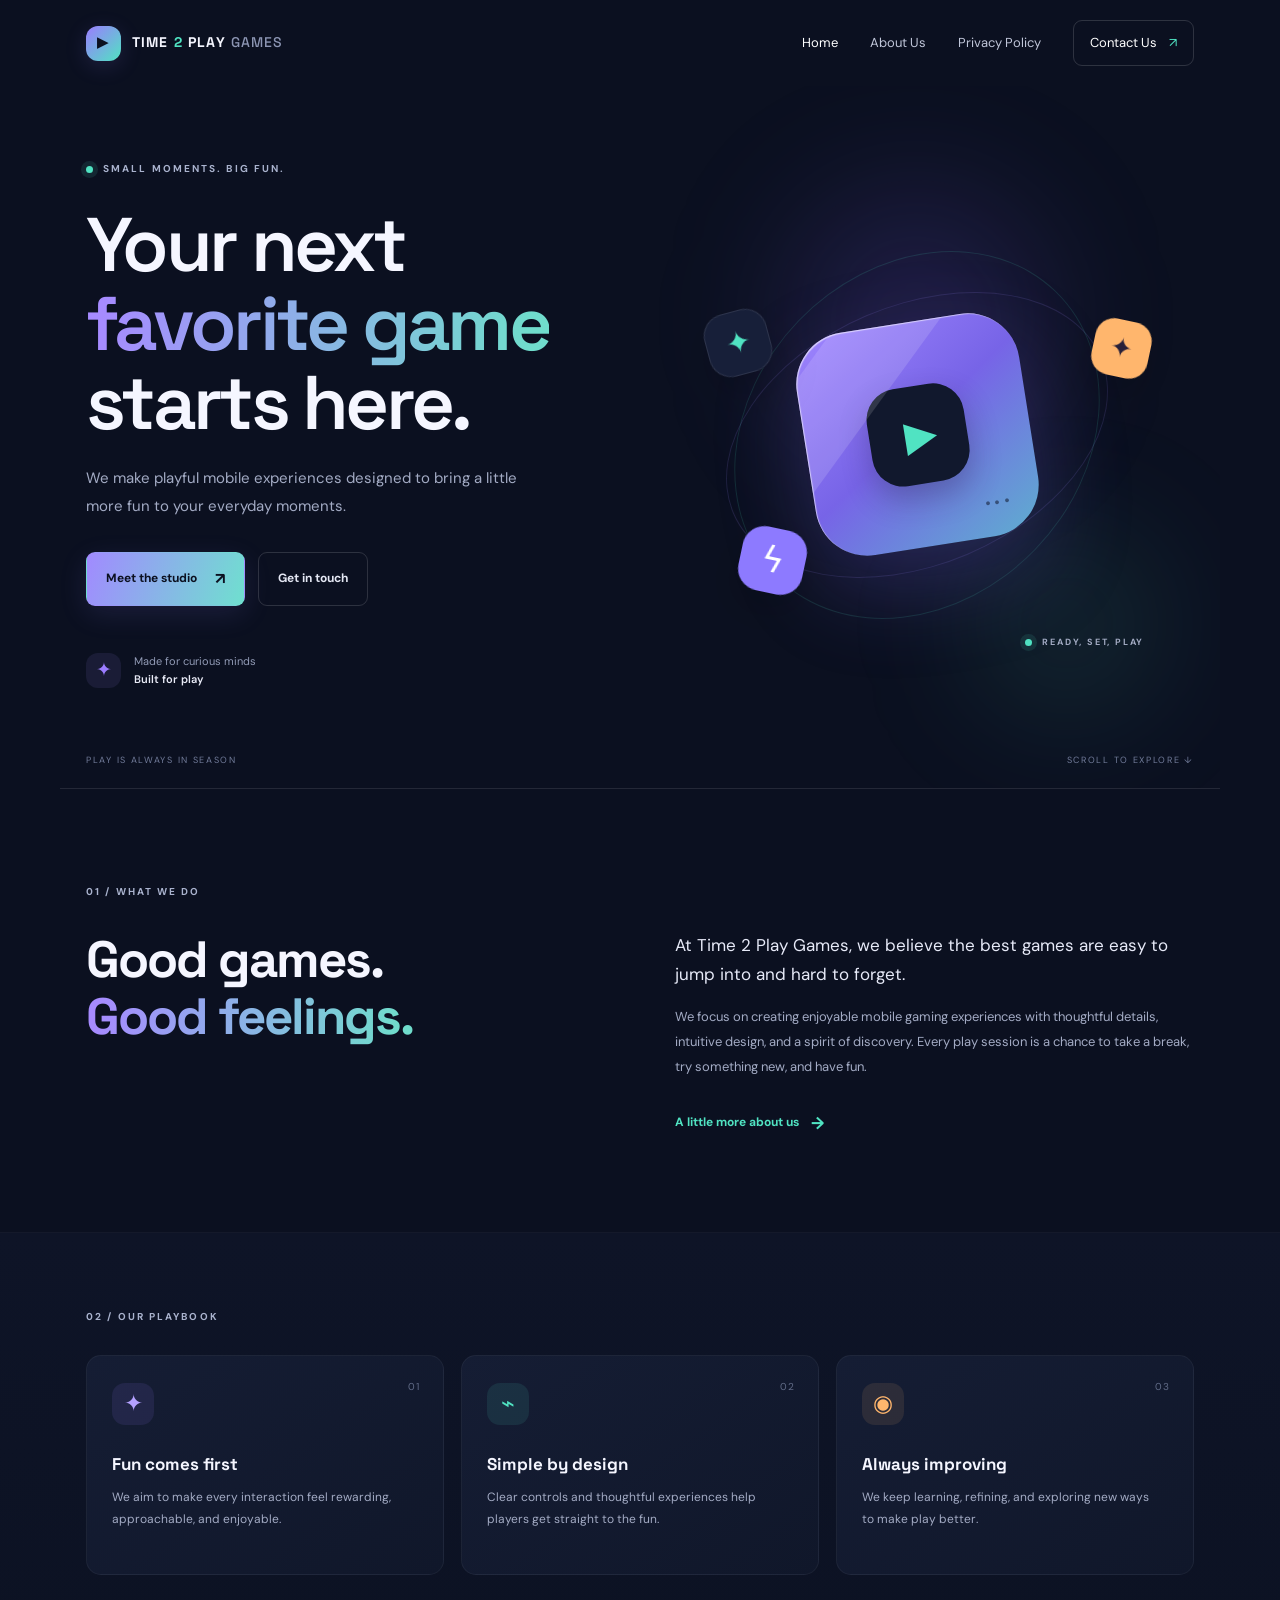
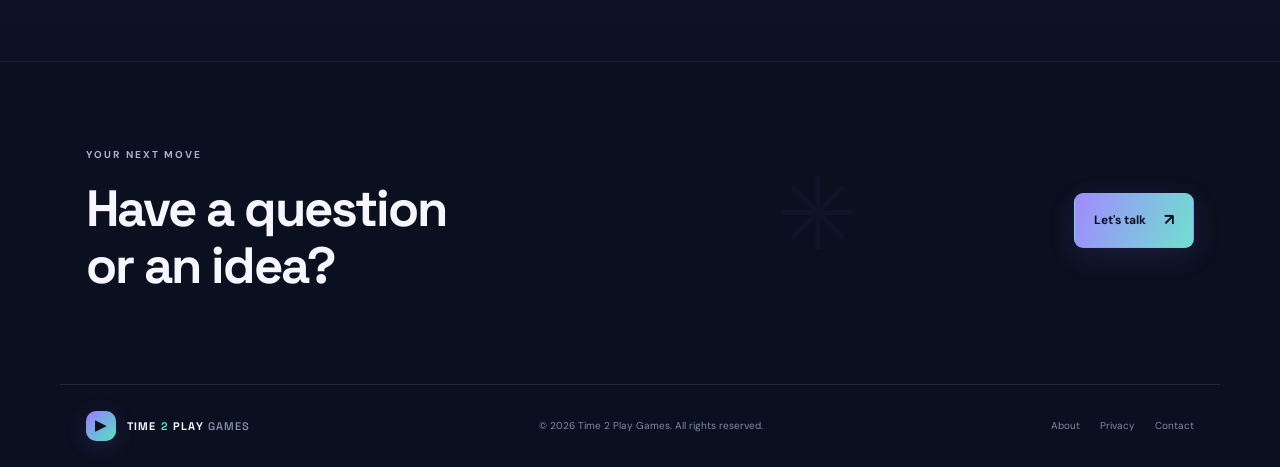
<file: index.html>
<!doctype html>
<html lang="en">
<head>
  <meta charset="utf-8">
  <meta name="viewport" content="width=device-width, initial-scale=1">
  <meta name="theme-color" content="#0b1020">
  <meta name="description" content="Time 2 Play Games creates fun, accessible mobile gaming experiences. Discover our games and learn more about our studio.">
  <title>Time 2 Play Games — Play Your Moment</title>
  <link rel="stylesheet" href="/assets/styles.css">
  <link rel="icon" href="/assets/favicon.svg" type="image/svg+xml">
</head>
<body>
  <header class="site-header">
    <a class="brand" href="/" aria-label="Time 2 Play Games home"><span class="brand-mark">▶</span><span>TIME <b>2</b> PLAY <em>GAMES</em></span></a>
    <button class="menu-toggle" aria-label="Toggle navigation" aria-expanded="false"><span></span><span></span><span></span></button>
    <nav class="nav" aria-label="Main navigation">
      <a class="active" href="/">Home</a><a href="/about">About Us</a><a href="/privacypolicy">Privacy Policy</a><a class="nav-contact" href="/contact">Contact Us <span>↗</span></a>
    </nav>
  </header>
  <main>
    <section class="hero">
      <div class="hero-glow glow-one"></div><div class="hero-glow glow-two"></div>
      <div class="hero-content">
        <div class="eyebrow"><span class="pulse"></span> SMALL MOMENTS. BIG FUN.</div>
        <h1>Your next<br><span>favorite game</span><br>starts here.</h1>
        <p>We make playful mobile experiences designed to bring a little more fun to your everyday moments.</p>
        <div class="hero-actions"><a class="button button-primary" href="/about">Meet the studio <span>↗</span></a><a class="button button-ghost" href="/contact">Get in touch</a></div>
        <div class="hero-note"><span class="note-icon">✦</span><span>Made for curious minds<br><b>Built for play</b></span></div>
      </div>
      <div class="hero-art" aria-label="Abstract colorful game-inspired illustration">
        <div class="orbit orbit-a"></div><div class="orbit orbit-b"></div>
        <div class="float-card card-back">✦</div>
        <div class="game-tile"><div class="tile-shine"></div><div class="tile-symbol">▶</div><div class="tile-dots">•••</div></div>
        <div class="float-card card-star">✦</div><div class="float-card card-bolt">ϟ</div>
        <div class="art-caption"><span class="caption-dot"></span> READY, SET, PLAY</div>
      </div>
      <div class="hero-bottom"><span>PLAY IS ALWAYS IN SEASON</span><span>SCROLL TO EXPLORE ↓</span></div>
    </section>
    <section class="intro section-wrap">
      <div class="section-kicker">01 / WHAT WE DO</div>
      <div class="intro-grid"><h2>Good games.<br><span>Good feelings.</span></h2><div><p class="lead">At Time 2 Play Games, we believe the best games are easy to jump into and hard to forget.</p><p>We focus on creating enjoyable mobile gaming experiences with thoughtful details, intuitive design, and a spirit of discovery. Every play session is a chance to take a break, try something new, and have fun.</p><a class="text-link" href="/about">A little more about us <span>→</span></a></div></div>
    </section>
    <section class="values">
      <div class="section-wrap"><div class="section-kicker">02 / OUR PLAYBOOK</div><div class="value-grid">
        <article class="value-card"><div class="value-icon violet">✦</div><h3>Fun comes first</h3><p>We aim to make every interaction feel rewarding, approachable, and enjoyable.</p><span class="card-number">01</span></article>
        <article class="value-card"><div class="value-icon mint">⌁</div><h3>Simple by design</h3><p>Clear controls and thoughtful experiences help players get straight to the fun.</p><span class="card-number">02</span></article>
        <article class="value-card"><div class="value-icon orange">◉</div><h3>Always improving</h3><p>We keep learning, refining, and exploring new ways to make play better.</p><span class="card-number">03</span></article>
      </div></div>
    </section>
    <section class="cta section-wrap"><div><div class="section-kicker">YOUR NEXT MOVE</div><h2>Have a question<br>or an idea?</h2></div><a class="button button-primary" href="/contact">Let's talk <span>↗</span></a><div class="cta-orb">✳</div></section>
  </main>
  <footer class="footer"><a class="brand" href="/"><span class="brand-mark">▶</span><span>TIME <b>2</b> PLAY <em>GAMES</em></span></a><span class="copyright">© <span data-year></span> Time 2 Play Games. All rights reserved.</span><div class="footer-links"><a href="/about">About</a><a href="/privacypolicy">Privacy</a><a href="/contact">Contact</a></div></footer>
  <script src="/assets/script.js"></script>
</body></html>
</file>
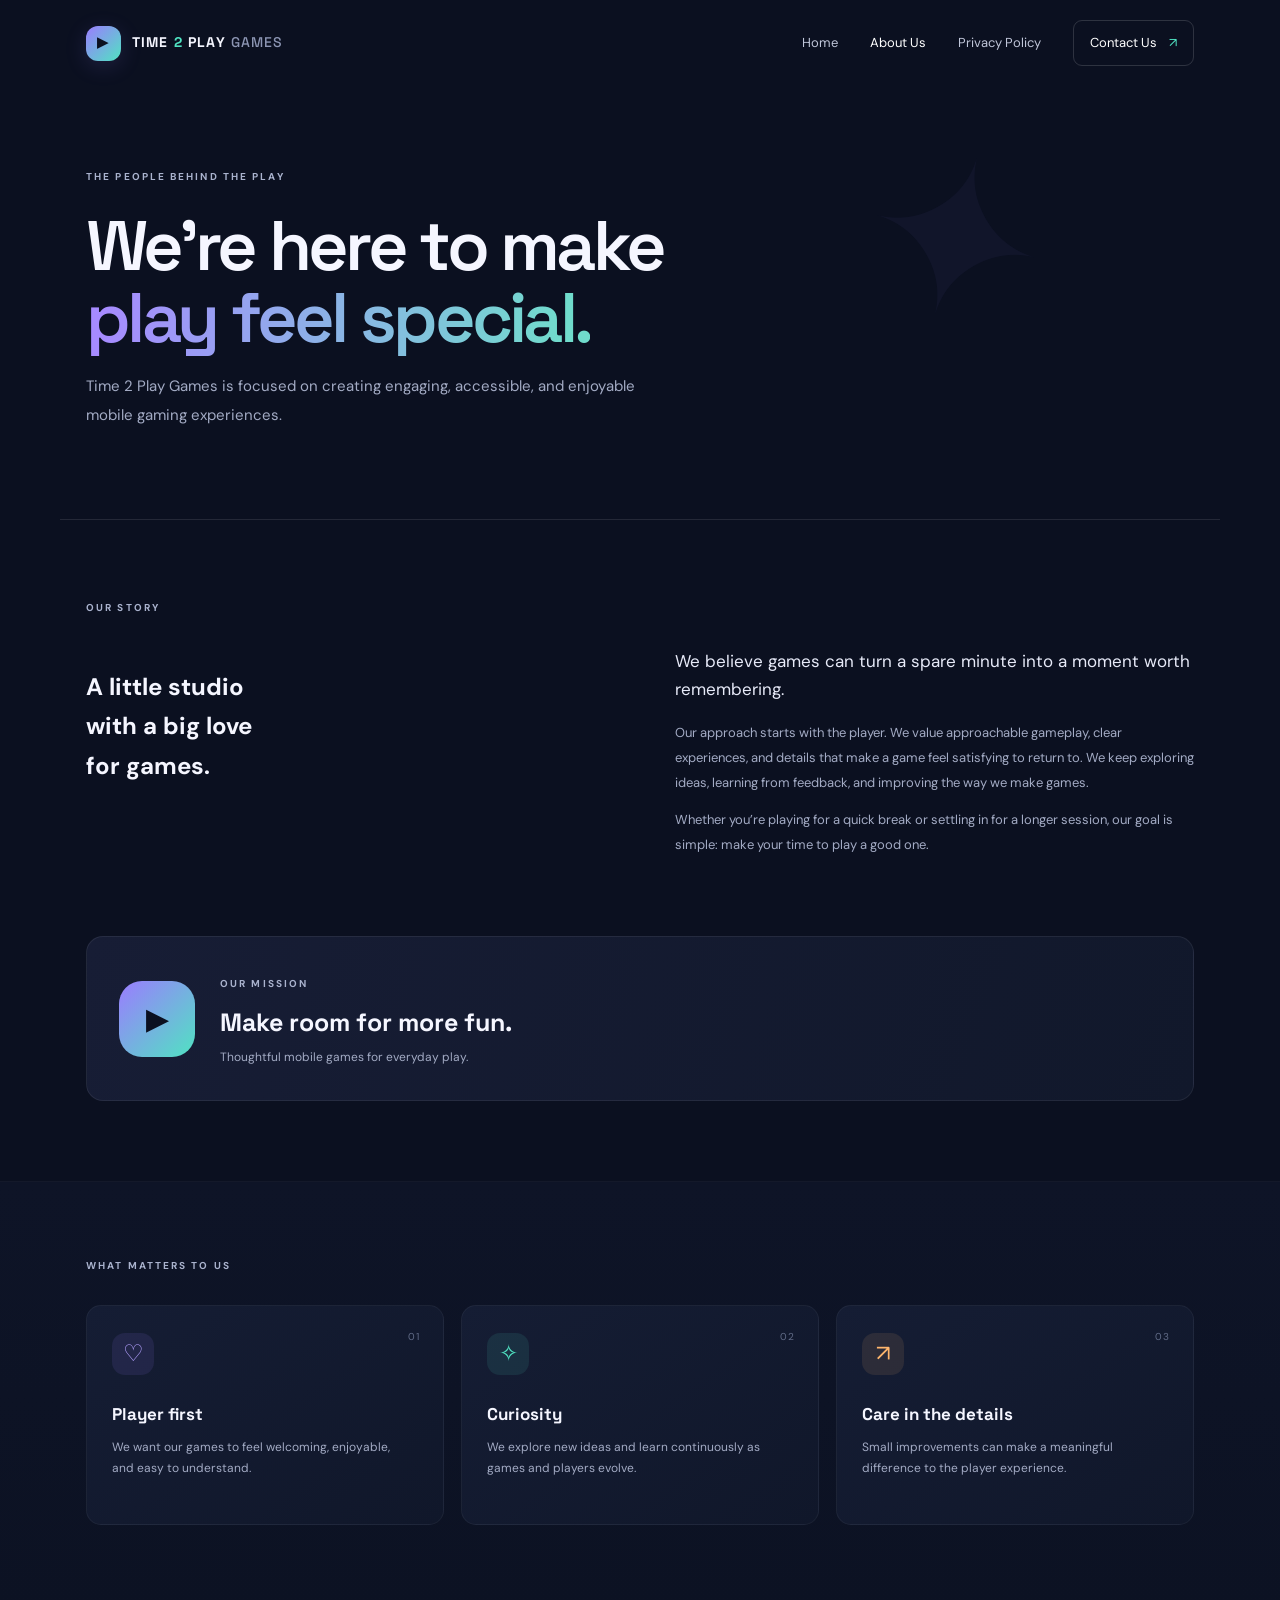
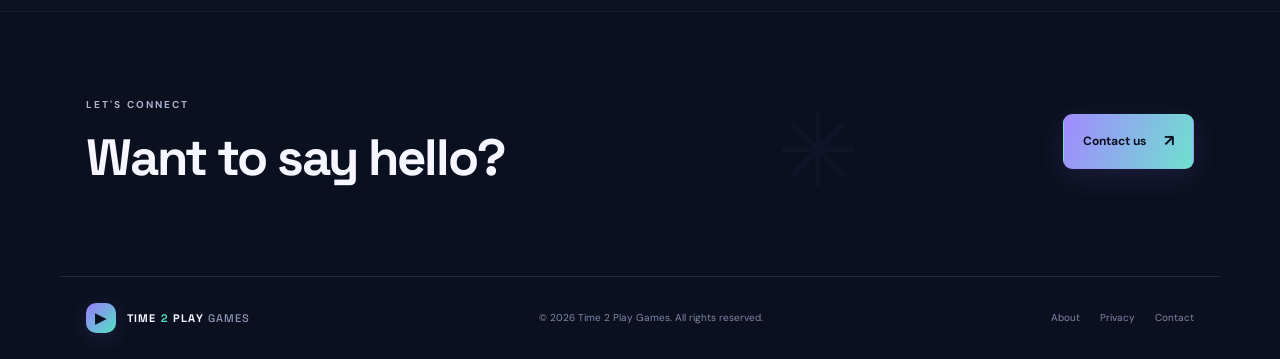
<file: about.html>
<!doctype html>
<html lang="en"><head><meta charset="utf-8"><meta name="viewport" content="width=device-width, initial-scale=1"><meta name="theme-color" content="#0b1020"><meta name="description" content="Learn about Time 2 Play Games and our approach to mobile gaming."><title>About Us — Time 2 Play Games</title><link rel="stylesheet" href="/assets/styles.css"><link rel="icon" href="/assets/favicon.svg" type="image/svg+xml"></head>
<body><header class="site-header"><a class="brand" href="/"><span class="brand-mark">▶</span><span>TIME <b>2</b> PLAY <em>GAMES</em></span></a><button class="menu-toggle" aria-label="Toggle navigation" aria-expanded="false"><span></span><span></span><span></span></button><nav class="nav" aria-label="Main navigation"><a href="/">Home</a><a class="active" href="/about">About Us</a><a href="/privacypolicy">Privacy Policy</a><a class="nav-contact" href="/contact">Contact Us <span>↗</span></a></nav></header>
<main><section class="page-hero"><div class="page-hero-shape">✦</div><div class="section-kicker">THE PEOPLE BEHIND THE PLAY</div><h1>We’re here to make<br><span>play feel special.</span></h1><p>Time 2 Play Games is focused on creating engaging, accessible, and enjoyable mobile gaming experiences.</p></section>
<section class="section-wrap about-content"><div class="section-kicker">OUR STORY</div><div class="intro-grid"><h2>A little studio<br><span>with a big love<br>for games.</span></h2><div><p class="lead">We believe games can turn a spare minute into a moment worth remembering.</p><p>Our approach starts with the player. We value approachable gameplay, clear experiences, and details that make a game feel satisfying to return to. We keep exploring ideas, learning from feedback, and improving the way we make games.</p><p>Whether you’re playing for a quick break or settling in for a longer session, our goal is simple: make your time to play a good one.</p></div></div><div class="about-banner"><span class="banner-symbol">▶</span><div><span class="section-kicker">OUR MISSION</span><h3>Make room for more fun.</h3><p>Thoughtful mobile games for everyday play.</p></div></div></section>
<section class="values"><div class="section-wrap"><div class="section-kicker">WHAT MATTERS TO US</div><div class="value-grid"><article class="value-card"><div class="value-icon violet">♡</div><h3>Player first</h3><p>We want our games to feel welcoming, enjoyable, and easy to understand.</p><span class="card-number">01</span></article><article class="value-card"><div class="value-icon mint">✧</div><h3>Curiosity</h3><p>We explore new ideas and learn continuously as games and players evolve.</p><span class="card-number">02</span></article><article class="value-card"><div class="value-icon orange">↗</div><h3>Care in the details</h3><p>Small improvements can make a meaningful difference to the player experience.</p><span class="card-number">03</span></article></div></div></section>
<section class="cta section-wrap"><div><div class="section-kicker">LET'S CONNECT</div><h2>Want to say hello?</h2></div><a class="button button-primary" href="/contact">Contact us <span>↗</span></a><div class="cta-orb">✳</div></section></main>
<footer class="footer"><a class="brand" href="/"><span class="brand-mark">▶</span><span>TIME <b>2</b> PLAY <em>GAMES</em></span></a><span class="copyright">© <span data-year></span> Time 2 Play Games. All rights reserved.</span><div class="footer-links"><a href="/about">About</a><a href="/privacypolicy">Privacy</a><a href="/contact">Contact</a></div></footer><script src="/assets/script.js"></script></body></html>
</file>
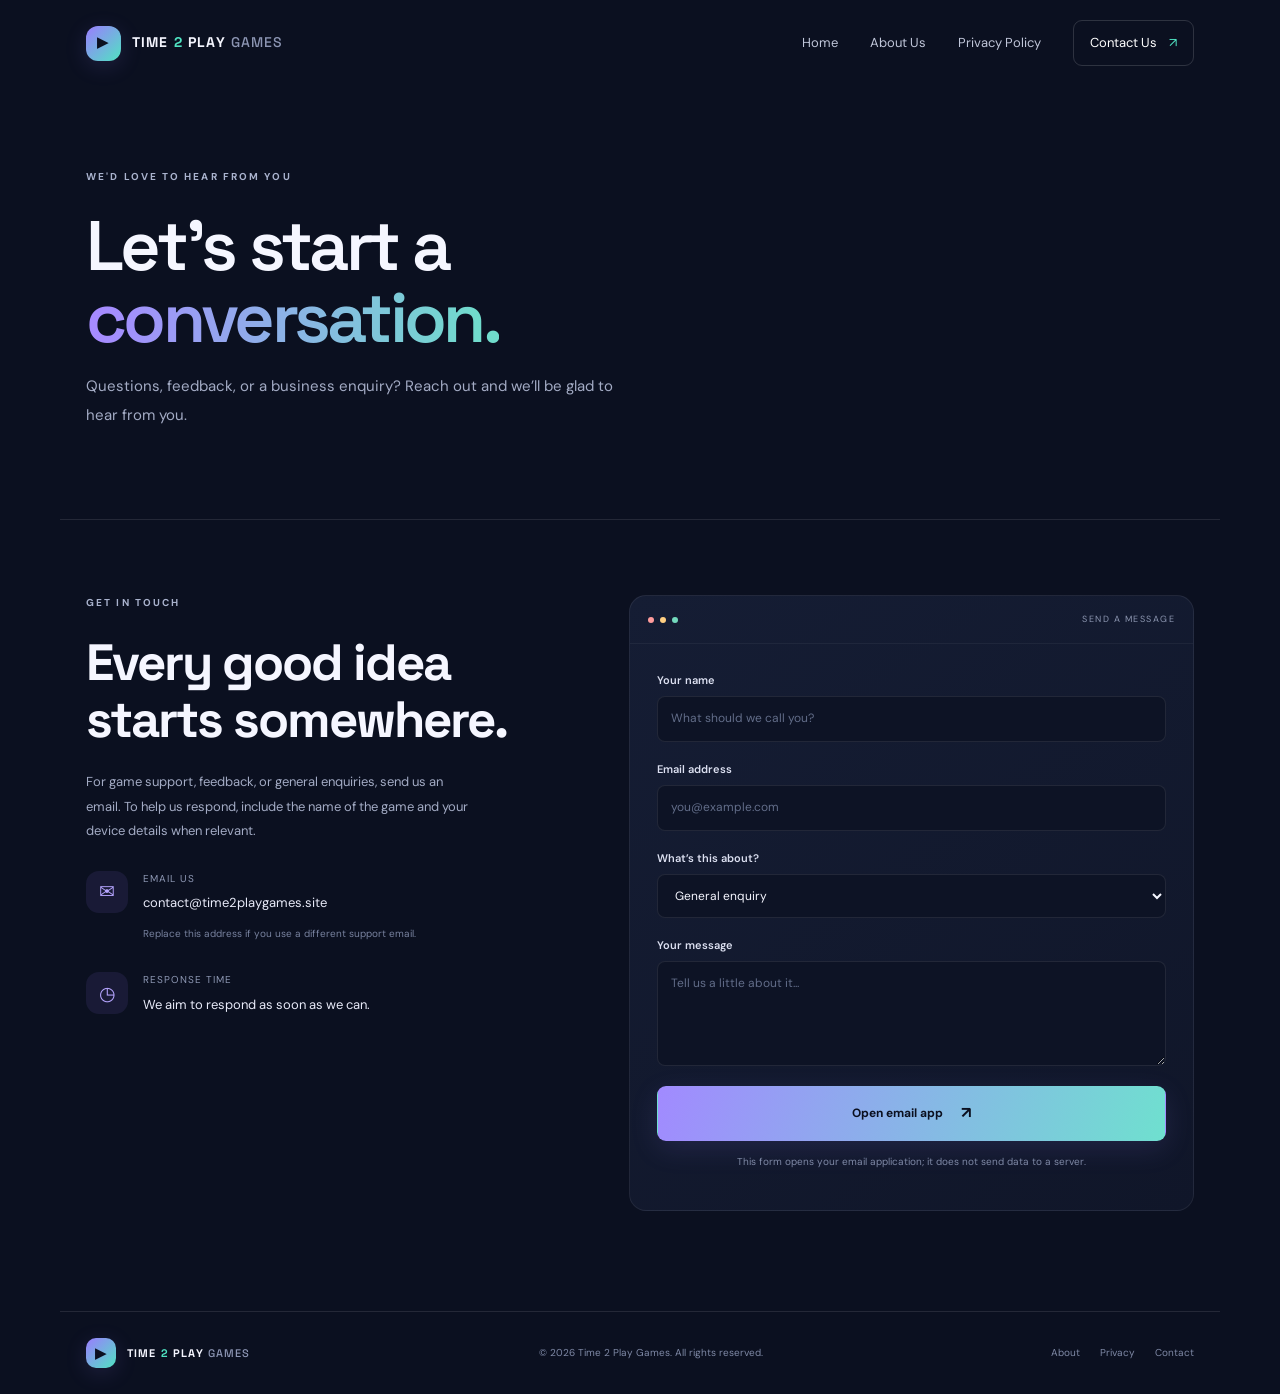
<file: contact.html>
<!doctype html>
<html lang="en"><head><meta charset="utf-8"><meta name="viewport" content="width=device-width, initial-scale=1"><meta name="theme-color" content="#0b1020"><meta name="description" content="Contact Time 2 Play Games for questions, support, and business enquiries."><title>Contact Us — Time 2 Play Games</title><link rel="stylesheet" href="/assets/styles.css"><link rel="icon" href="/assets/favicon.svg" type="image/svg+xml"></head>
<body><header class="site-header"><a class="brand" href="/"><span class="brand-mark">▶</span><span>TIME <b>2</b> PLAY <em>GAMES</em></span></a><button class="menu-toggle" aria-label="Toggle navigation" aria-expanded="false"><span></span><span></span><span></span></button><nav class="nav" aria-label="Main navigation"><a href="/">Home</a><a href="/about">About Us</a><a href="/privacypolicy">Privacy Policy</a><a class="nav-contact active" href="/contact">Contact Us <span>↗</span></a></nav></header>
<main><section class="page-hero contact-hero"><div class="section-kicker">WE'D LOVE TO HEAR FROM YOU</div><h1>Let’s start a<br><span>conversation.</span></h1><p>Questions, feedback, or a business enquiry? Reach out and we’ll be glad to hear from you.</p></section>
<section class="section-wrap contact-layout"><div class="contact-copy"><div class="section-kicker">GET IN TOUCH</div><h2>Every good idea<br>starts somewhere.</h2><p>For game support, feedback, or general enquiries, send us an email. To help us respond, include the name of the game and your device details when relevant.</p><div class="contact-detail"><div class="detail-icon">✉</div><div><span>Email us</span><a href="mailto:contact@time2playgames.site">contact@time2playgames.site</a><small>Replace this address if you use a different support email.</small></div></div><div class="contact-detail"><div class="detail-icon">◷</div><div><span>Response time</span><p>We aim to respond as soon as we can.</p></div></div></div>
<div class="contact-panel"><div class="panel-top"><span class="panel-dot"></span><span class="panel-dot"></span><span class="panel-dot"></span><span class="panel-label">SEND A MESSAGE</span></div><form id="contact-form"><label for="name">Your name</label><input id="name" name="name" autocomplete="name" placeholder="What should we call you?" required><label for="email">Email address</label><input id="email" name="email" type="email" autocomplete="email" placeholder="you@example.com" required><label for="topic">What’s this about?</label><select id="topic" name="topic"><option>General enquiry</option><option>Game support</option><option>Feedback or suggestion</option><option>Business enquiry</option></select><label for="message">Your message</label><textarea id="message" name="message" rows="4" placeholder="Tell us a little about it..." required></textarea><button class="button button-primary submit-button" type="submit">Open email app <span>↗</span></button><p class="form-note">This form opens your email application; it does not send data to a server.</p><p class="form-status" role="status" aria-live="polite"></p></form></div></section></main>
<footer class="footer"><a class="brand" href="/"><span class="brand-mark">▶</span><span>TIME <b>2</b> PLAY <em>GAMES</em></span></a><span class="copyright">© <span data-year></span> Time 2 Play Games. All rights reserved.</span><div class="footer-links"><a href="/about">About</a><a href="/privacypolicy">Privacy</a><a href="/contact">Contact</a></div></footer><script src="/assets/script.js"></script></body></html>
</file>
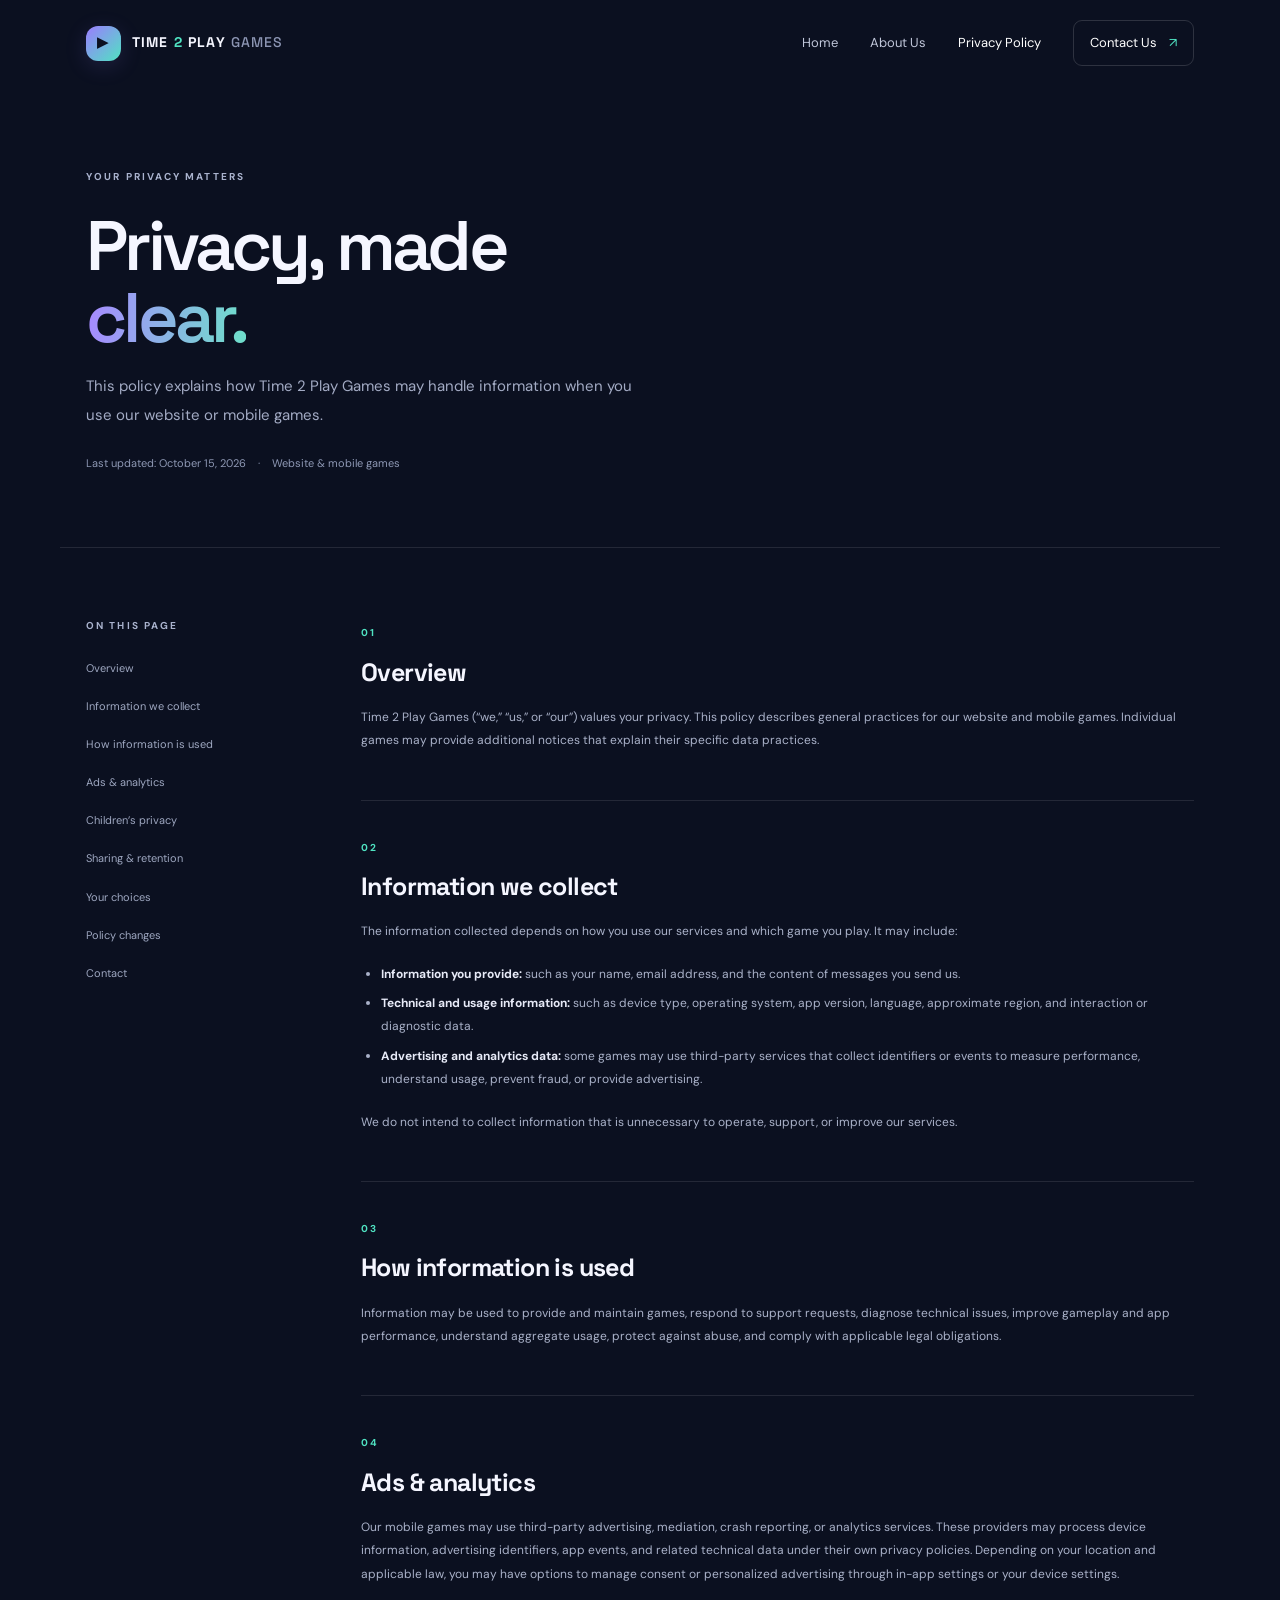
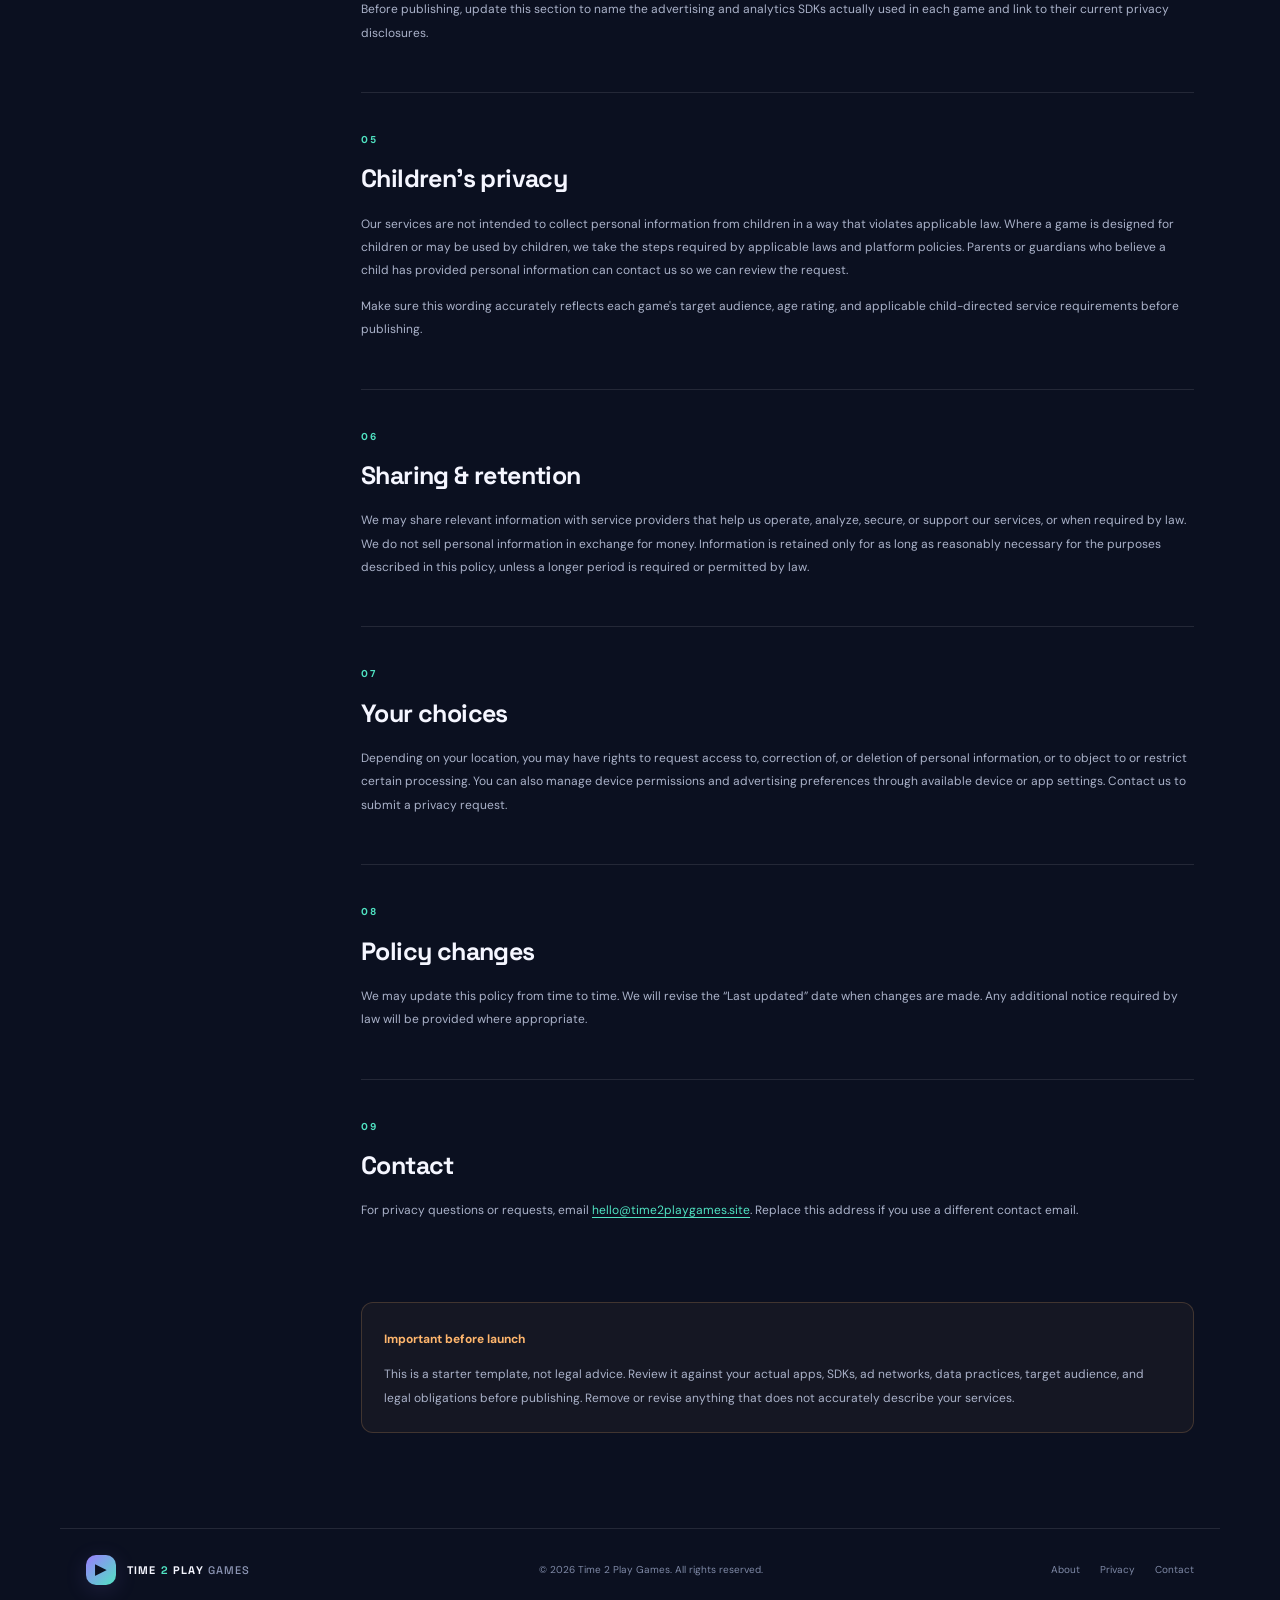
<file: privacypolicy.html>
<!doctype html>
<html lang="en"><head><meta charset="utf-8"><meta name="viewport" content="width=device-width, initial-scale=1"><meta name="theme-color" content="#0b1020"><meta name="description" content="Read the privacy policy for Time 2 Play Games websites and mobile games."><title>Privacy Policy — Time 2 Play Games</title><link rel="stylesheet" href="/assets/styles.css"><link rel="icon" href="/assets/favicon.svg" type="image/svg+xml"></head>
<body><header class="site-header"><a class="brand" href="/"><span class="brand-mark">▶</span><span>TIME <b>2</b> PLAY <em>GAMES</em></span></a><button class="menu-toggle" aria-label="Toggle navigation" aria-expanded="false"><span></span><span></span><span></span></button><nav class="nav" aria-label="Main navigation"><a href="/">Home</a><a href="/about">About Us</a><a class="active" href="/privacypolicy">Privacy Policy</a><a class="nav-contact" href="/contact">Contact Us <span>↗</span></a></nav></header>
<main><section class="page-hero policy-hero"><div class="section-kicker">YOUR PRIVACY MATTERS</div><h1>Privacy, made<br><span>clear.</span></h1><p>This policy explains how Time 2 Play Games may handle information when you use our website or mobile games.</p><div class="policy-meta"><span>Last updated: October 15, 2026</span><span>·</span><span>Website & mobile games</span></div></section>
<section class="section-wrap policy-layout"><aside class="policy-sidebar"><span class="section-kicker">ON THIS PAGE</span><a href="#overview">Overview</a><a href="#information">Information we collect</a><a href="#use">How information is used</a><a href="#ads">Ads & analytics</a><a href="#children">Children’s privacy</a><a href="#sharing">Sharing & retention</a><a href="#choices">Your choices</a><a href="#changes">Policy changes</a><a href="#contact">Contact</a></aside>
<article class="policy-content"><section id="overview"><span class="policy-number">01</span><h2>Overview</h2><p>Time 2 Play Games (“we,” “us,” or “our”) values your privacy. This policy describes general practices for our website and mobile games. Individual games may provide additional notices that explain their specific data practices.</p></section>
<section id="information"><span class="policy-number">02</span><h2>Information we collect</h2><p>The information collected depends on how you use our services and which game you play. It may include:</p><ul><li><b>Information you provide:</b> such as your name, email address, and the content of messages you send us.</li><li><b>Technical and usage information:</b> such as device type, operating system, app version, language, approximate region, and interaction or diagnostic data.</li><li><b>Advertising and analytics data:</b> some games may use third-party services that collect identifiers or events to measure performance, understand usage, prevent fraud, or provide advertising.</li></ul><p>We do not intend to collect information that is unnecessary to operate, support, or improve our services.</p></section>
<section id="use"><span class="policy-number">03</span><h2>How information is used</h2><p>Information may be used to provide and maintain games, respond to support requests, diagnose technical issues, improve gameplay and app performance, understand aggregate usage, protect against abuse, and comply with applicable legal obligations.</p></section>
<section id="ads"><span class="policy-number">04</span><h2>Ads & analytics</h2><p>Our mobile games may use third-party advertising, mediation, crash reporting, or analytics services. These providers may process device information, advertising identifiers, app events, and related technical data under their own privacy policies. Depending on your location and applicable law, you may have options to manage consent or personalized advertising through in-app settings or your device settings.</p><p>Before publishing, update this section to name the advertising and analytics SDKs actually used in each game and link to their current privacy disclosures.</p></section>
<section id="children"><span class="policy-number">05</span><h2>Children’s privacy</h2><p>Our services are not intended to collect personal information from children in a way that violates applicable law. Where a game is designed for children or may be used by children, we take the steps required by applicable laws and platform policies. Parents or guardians who believe a child has provided personal information can contact us so we can review the request.</p><p>Make sure this wording accurately reflects each game's target audience, age rating, and applicable child-directed service requirements before publishing.</p></section>
<section id="sharing"><span class="policy-number">06</span><h2>Sharing & retention</h2><p>We may share relevant information with service providers that help us operate, analyze, secure, or support our services, or when required by law. We do not sell personal information in exchange for money. Information is retained only for as long as reasonably necessary for the purposes described in this policy, unless a longer period is required or permitted by law.</p></section>
<section id="choices"><span class="policy-number">07</span><h2>Your choices</h2><p>Depending on your location, you may have rights to request access to, correction of, or deletion of personal information, or to object to or restrict certain processing. You can also manage device permissions and advertising preferences through available device or app settings. Contact us to submit a privacy request.</p></section>
<section id="changes"><span class="policy-number">08</span><h2>Policy changes</h2><p>We may update this policy from time to time. We will revise the “Last updated” date when changes are made. Any additional notice required by law will be provided where appropriate.</p></section>
<section id="contact"><span class="policy-number">09</span><h2>Contact</h2><p>For privacy questions or requests, email <a href="mailto:hello@time2playgames.site">hello@time2playgames.site</a>. Replace this address if you use a different contact email.</p></section>
<div class="policy-disclaimer"><b>Important before launch</b><p>This is a starter template, not legal advice. Review it against your actual apps, SDKs, ad networks, data practices, target audience, and legal obligations before publishing. Remove or revise anything that does not accurately describe your services.</p></div></article></section></main>
<footer class="footer"><a class="brand" href="/"><span class="brand-mark">▶</span><span>TIME <b>2</b> PLAY <em>GAMES</em></span></a><span class="copyright">© <span data-year></span> Time 2 Play Games. All rights reserved.</span><div class="footer-links"><a href="/about">About</a><a href="/privacypolicy">Privacy</a><a href="/contact">Contact</a></div></footer><script src="/assets/script.js"></script></body></html>
</file>
<file: assets/styles.css>
@import url('https://fonts.googleapis.com/css2?family=DM+Sans:wght@400;500;600;700&family=Space+Grotesk:wght@400;500;600;700&display=swap');
:root{--bg:#0b1020;--panel:#11182d;--panel2:#151e35;--text:#f5f6ff;--muted:#a3abc4;--purple:#9b7cff;--mint:#50e3c2;--orange:#ffb66d;--line:rgba(255,255,255,.1);--max:1160px}
*{box-sizing:border-box}html{scroll-behavior:smooth;scroll-padding-top:90px}body{margin:0;background:var(--bg);color:var(--text);font-family:'DM Sans',sans-serif;line-height:1.65;-webkit-font-smoothing:antialiased}a{color:inherit;text-decoration:none}button,input,textarea,select{font:inherit}.site-header{height:86px;max-width:var(--max);margin:auto;padding:0 26px;display:flex;align-items:center;justify-content:space-between;position:relative;z-index:20}.brand{display:inline-flex;align-items:center;gap:11px;font-family:'Space Grotesk',sans-serif;font-size:14px;font-weight:700;letter-spacing:1.15px;white-space:nowrap}.brand b{color:var(--mint)}.brand em{font-style:normal;color:#8d96b4;font-weight:500}.brand-mark{width:35px;height:35px;border-radius:12px;display:grid;place-items:center;background:linear-gradient(135deg,var(--purple),var(--mint));color:#0b1020;font-size:14px;box-shadow:0 5px 22px #9b7cff25}.nav{display:flex;align-items:center;gap:32px;color:#c0c6d9;font-size:13px}.nav>a{transition:color .2s}.nav>a:hover,.nav>a.active{color:white}.nav-contact{padding:11px 16px;border:1px solid #ffffff25;border-radius:9px;color:white!important}.nav-contact span{margin-left:9px;color:var(--mint)}.menu-toggle{display:none;background:none;border:0;padding:8px}.menu-toggle span{display:block;width:23px;height:2px;background:white;margin:5px}.hero{position:relative;overflow:hidden;max-width:var(--max);min-height:640px;margin:0 auto;padding:75px 26px 80px;display:grid;grid-template-columns:1fr 1fr;align-items:center}.hero-content{position:relative;z-index:2;padding-bottom:20px}.eyebrow,.section-kicker{font-size:10px;font-weight:700;letter-spacing:2.1px;color:#aab3ce}.eyebrow{display:flex;align-items:center;gap:10px}.pulse,.caption-dot{width:7px;height:7px;background:var(--mint);border-radius:50%;box-shadow:0 0 0 5px #50e3c21c}.hero h1,.page-hero h1{font-family:'Space Grotesk',sans-serif;font-size:clamp(48px,6vw,76px);letter-spacing:-3.7px;line-height:1.04;margin:27px 0 22px;font-weight:600}.hero h1 span,.page-hero h1 span,.intro h2 span{background:linear-gradient(95deg,#a68bff 4%,#70dccc 95%);-webkit-background-clip:text;background-clip:text;color:transparent}.hero-content>p,.page-hero>p{color:var(--muted);max-width:440px;font-size:15px;line-height:1.9}.hero-actions{display:flex;gap:13px;margin-top:31px;flex-wrap:wrap}.button{display:inline-flex;align-items:center;justify-content:center;gap:18px;padding:13px 19px;border-radius:9px;font-weight:700;font-size:12px;border:1px solid transparent;cursor:pointer;transition:transform .2s,filter .2s}.button:hover{transform:translateY(-2px);filter:brightness(1.08)}.button-primary{background:linear-gradient(110deg,#a18aff,#6fe0cf);color:#0b1020;box-shadow:0 8px 28px #8f7cff20}.button-ghost{border-color:#ffffff24;color:#e5e8f4}.button span{font-size:16px}.hero-note{display:flex;align-items:center;gap:13px;color:#929bb6;font-size:11px;line-height:1.6;margin-top:47px}.hero-note b{color:#e9ebf7;font-weight:600}.note-icon{display:grid;place-items:center;width:35px;height:35px;border-radius:12px;background:#a18aff19;color:var(--purple);font-size:19px}.hero-art{height:440px;position:relative;display:grid;place-items:center}.hero-glow{position:absolute;filter:blur(65px);border-radius:50%;pointer-events:none}.glow-one{width:260px;height:260px;background:#7658df30;top:15%;right:15%}.glow-two{width:190px;height:190px;background:#50e3c21c;bottom:10%;right:5%}.orbit{position:absolute;border:1px solid #9d8aff25;border-radius:50%;transform:rotate(-23deg)}.orbit-a{width:400px;height:260px}.orbit-b{width:330px;height:400px;transform:rotate(44deg);border-color:#50e3c222}.game-tile{width:225px;height:225px;border-radius:52px;background:linear-gradient(145deg,#9f85ff 0%,#7764e7 48%,#50d9c1 130%);box-shadow:0 35px 90px #7764e744,inset 1px 1px 1px #ffffff9c;transform:rotate(-9deg);display:grid;place-items:center;position:relative;overflow:hidden;z-index:2}.tile-shine{position:absolute;width:240px;height:80px;background:#ffffff22;transform:rotate(-45deg);top:8px;left:-70px}.tile-symbol{width:98px;height:98px;border-radius:31px;background:#11182d;display:grid;place-items:center;font-size:42px;padding-left:7px;box-shadow:0 14px 30px #25204450;color:var(--mint)}.tile-dots{position:absolute;bottom:20px;right:27px;letter-spacing:4px;color:#11182d8c;font-size:16px}.float-card{position:absolute;display:grid;place-items:center;z-index:3;box-shadow:0 18px 45px #0003;backdrop-filter:blur(10px)}.card-back{width:64px;height:64px;left:12%;top:22%;border-radius:22px;background:#171f39;border:1px solid #ffffff18;color:var(--mint);font-size:30px;transform:rotate(-15deg)}.card-star{width:57px;height:57px;right:8%;top:24%;border-radius:19px;background:#ffb66d;color:#282039;font-size:27px;transform:rotate(12deg)}.card-bolt{width:65px;height:65px;bottom:14%;left:18%;border-radius:22px;background:#8d7aff;color:white;font-size:35px;transform:rotate(12deg)}.art-caption{position:absolute;bottom:1%;right:9%;display:flex;align-items:center;gap:10px;font-size:9px;font-weight:700;letter-spacing:1.8px;color:#a4acc4}.hero-bottom{position:absolute;bottom:20px;left:26px;right:26px;display:flex;justify-content:space-between;font-size:9px;letter-spacing:1.7px;color:#727c9a}.section-wrap{max-width:var(--max);margin:0 auto;padding:95px 26px}.intro{border-top:1px solid var(--line)}.intro-grid{display:grid;grid-template-columns:1fr 1fr;gap:70px;margin-top:30px}.intro h2,.cta h2,.contact-copy h2{font-family:'Space Grotesk',sans-serif;font-size:clamp(36px,4vw,51px);letter-spacing:-2px;line-height:1.12;margin:0}.intro-grid>div p,.contact-copy>p{color:var(--muted);font-size:13px;line-height:1.9}.intro-grid .lead,.lead{font-size:17px;color:#e7eaf8;line-height:1.7;margin-top:0}.text-link{display:inline-flex;gap:12px;align-items:center;margin-top:16px;font-size:12px;font-weight:700;color:var(--mint)}.text-link span{font-size:17px}.values{background:linear-gradient(180deg,#0e1427,#0c1223);border-top:1px solid #ffffff08;border-bottom:1px solid #ffffff08}.values .section-wrap{padding-top:76px;padding-bottom:86px}.value-grid{display:grid;grid-template-columns:repeat(3,1fr);gap:17px;margin-top:30px}.value-card{position:relative;overflow:hidden;min-height:220px;padding:27px 25px;background:linear-gradient(145deg,#151d34,#10172a);border:1px solid #ffffff0d;border-radius:15px}.value-icon{width:42px;height:42px;border-radius:13px;display:grid;place-items:center;font-size:23px;margin-bottom:25px}.violet{color:#b4a1ff;background:#9b7cff1b}.mint{color:var(--mint);background:#50e3c21a}.orange{color:var(--orange);background:#ffb66d1a}.value-card h3{font-family:'Space Grotesk',sans-serif;font-size:17px;margin:0 0 9px}.value-card p{max-width:290px;color:var(--muted);font-size:12px;line-height:1.8;margin:0}.card-number{position:absolute;right:23px;top:23px;color:#626c88;font-size:10px;letter-spacing:1px}.cta{position:relative;overflow:hidden;display:flex;justify-content:space-between;align-items:center;gap:25px;padding-top:85px;padding-bottom:90px}.cta h2{margin-top:16px}.cta-orb{position:absolute;right:31%;top:22%;font-size:100px;color:#a18aff0a;pointer-events:none}.footer{max-width:var(--max);margin:auto;padding:26px;display:flex;align-items:center;justify-content:space-between;gap:20px;border-top:1px solid var(--line)}.footer .brand{font-size:11px}.footer .brand-mark{width:30px;height:30px;border-radius:10px}.copyright,.footer-links{font-size:10px;color:#7f89a6}.footer-links{display:flex;gap:20px}.footer-links a:hover{color:white}.page-hero{max-width:var(--max);margin:auto;min-height:400px;padding:83px 26px 75px;position:relative;overflow:hidden;border-bottom:1px solid var(--line)}.page-hero h1{font-size:clamp(48px,6vw,70px);margin:24px 0 17px}.page-hero>p{max-width:550px}.page-hero-shape{position:absolute;right:15%;top:45px;font-size:220px;line-height:1;color:#9b7cff0c;transform:rotate(15deg)}.about-content{padding-top:80px;padding-bottom:80px}.about-banner{display:flex;align-items:center;gap:25px;padding:32px;margin-top:65px;border:1px solid #ffffff12;border-radius:17px;background:linear-gradient(110deg,#171d35,#11182b)}.banner-symbol{width:76px;height:76px;flex-shrink:0;border-radius:23px;background:linear-gradient(135deg,var(--purple),var(--mint));display:grid;place-items:center;color:#0b1020;font-size:30px}.about-banner h3{font-family:'Space Grotesk',sans-serif;font-size:25px;margin:7px 0 0}.about-banner p{font-size:12px;color:var(--muted);margin:5px 0 0}.policy-meta{display:flex;gap:12px;color:#8e98b4;font-size:11px;margin-top:25px}.policy-layout{display:grid;grid-template-columns:210px minmax(0,1fr);gap:65px;align-items:start;padding-top:70px}.policy-sidebar{position:sticky;top:25px;display:flex;flex-direction:column;gap:12px}.policy-sidebar .section-kicker{margin-bottom:8px}.policy-sidebar a{font-size:11px;color:#9ea7c0;padding:4px 0;transition:color .2s}.policy-sidebar a:hover{color:var(--mint)}.policy-content section{padding:0 0 35px;margin-bottom:32px;border-bottom:1px solid var(--line);scroll-margin-top:25px}.policy-content section:last-of-type{border-bottom:0}.policy-number{font-size:10px;letter-spacing:1.7px;color:var(--mint);font-weight:700}.policy-content h2{font-family:'Space Grotesk',sans-serif;font-size:25px;letter-spacing:-.6px;margin:7px 0 13px}.policy-content p,.policy-content li{font-size:12px;color:#aab2c9;line-height:1.95}.policy-content ul{padding-left:20px}.policy-content li{padding:3px 0}.policy-content b{color:#e7eaf7}.policy-content a{color:var(--mint);text-decoration:underline;text-underline-offset:3px}.policy-disclaimer{border:1px solid #ffb66d30;background:#ffb66d0b;border-radius:12px;padding:22px;margin-top:20px}.policy-disclaimer>b{color:var(--orange);font-size:12px}.policy-disclaimer p{margin-bottom:0}.contact-hero{min-height:350px}.contact-layout{display:grid;grid-template-columns:.9fr 1.1fr;gap:80px;padding-top:75px;padding-bottom:100px}.contact-copy h2{margin-top:22px}.contact-copy>p{max-width:390px;margin-top:22px}.contact-detail{display:flex;align-items:flex-start;gap:15px;margin-top:27px}.detail-icon{width:42px;height:42px;border-radius:13px;background:#9b7cff19;color:#b6a5ff;display:grid;place-items:center;font-size:19px;flex-shrink:0}.contact-detail span{display:block;font-size:10px;color:#8e98b4;letter-spacing:1px;text-transform:uppercase}.contact-detail a,.contact-detail p{display:block;font-size:13px;margin:5px 0;color:#e8eaf8}.contact-detail small{font-size:10px;color:#78829f}.contact-panel{border:1px solid #ffffff12;background:linear-gradient(145deg,#151d34,#101629);border-radius:17px;overflow:hidden}.panel-top{height:48px;display:flex;align-items:center;gap:6px;padding:0 18px;border-bottom:1px solid #ffffff0c}.panel-dot{width:6px;height:6px;border-radius:50%;background:#626d89}.panel-dot:first-child{background:#ff9c9c}.panel-dot:nth-child(2){background:#ffcf82}.panel-dot:nth-child(3){background:#73d9bd}.panel-label{margin-left:auto;font-size:9px;letter-spacing:1.5px;color:#8d97b1}.contact-panel form{padding:27px;display:flex;flex-direction:column}.contact-panel label{font-size:11px;font-weight:600;margin:0 0 7px;color:#dce0f1}.contact-panel input,.contact-panel textarea,.contact-panel select{width:100%;border:1px solid #ffffff16;background:#0d1325;border-radius:8px;color:#f5f6ff;padding:12px 13px;margin-bottom:18px;outline:none;font-size:12px;resize:vertical}.contact-panel input:focus,.contact-panel textarea:focus,.contact-panel select:focus{border-color:#9b7cff99;box-shadow:0 0 0 3px #9b7cff15}.contact-panel input::placeholder,.contact-panel textarea::placeholder{color:#626d89}.submit-button{width:100%;margin-top:2px}.form-note,.form-status{font-size:10px;color:#7f89a6;text-align:center;margin:13px 0 0}.form-status{color:var(--mint)}.policy-hero{min-height:425px}
@media(max-width:760px){.site-header{height:75px;padding:0 20px}.brand{font-size:11px;gap:8px}.brand-mark{width:31px;height:31px}.menu-toggle{display:block;z-index:22}.nav{display:none;position:absolute;top:67px;left:15px;right:15px;padding:17px;background:#151d34;border:1px solid #ffffff18;border-radius:14px;box-shadow:0 20px 60px #0008;flex-direction:column;align-items:stretch;gap:0}.nav.is-open{display:flex}.nav>a{padding:13px 11px}.nav-contact{margin-top:5px;text-align:center}.hero{padding:55px 22px 70px;grid-template-columns:1fr;min-height:auto}.hero h1{font-size:clamp(48px,13vw,67px);letter-spacing:-2.8px}.hero-content>p{font-size:14px}.hero-art{height:330px;margin-top:10px}.game-tile{width:170px;height:170px;border-radius:40px}.tile-symbol{width:76px;height:76px;border-radius:24px;font-size:32px}.orbit-a{width:300px;height:205px}.orbit-b{height:310px;width:255px}.card-back{left:12%;top:20%;width:48px;height:48px;border-radius:16px}.card-star{right:9%;top:18%;width:47px;height:47px;border-radius:15px}.card-bolt{bottom:13%;left:14%;width:50px;height:50px;border-radius:16px}.art-caption{right:5%;bottom:2%}.hero-bottom{left:22px;right:22px;font-size:8px;letter-spacing:1px}.section-wrap{padding:65px 22px}.intro-grid{grid-template-columns:1fr;gap:25px}.intro h2,.cta h2,.contact-copy h2{font-size:42px}.value-grid{grid-template-columns:1fr;gap:12px}.value-card{min-height:180px;padding:23px}.value-icon{margin-bottom:18px}.cta{align-items:flex-start;flex-direction:column;padding-top:65px;padding-bottom:70px}.cta-orb{right:10%;top:18%;font-size:75px}.footer{padding:23px 20px;flex-wrap:wrap}.copyright{order:3;width:100%}.footer-links{margin-left:auto}.page-hero{padding:65px 22px 60px;min-height:350px}.page-hero h1{font-size:clamp(45px,12vw,62px);letter-spacing:-2.7px}.page-hero-shape{right:2%;top:60px;font-size:150px}.about-banner{padding:22px;gap:17px;margin-top:45px}.banner-symbol{width:57px;height:57px;border-radius:17px}.about-banner h3{font-size:21px}.policy-layout{grid-template-columns:1fr;gap:35px;padding-top:45px}.policy-sidebar{position:static;display:grid;grid-template-columns:1fr 1fr;gap:8px 14px}.policy-sidebar .section-kicker{grid-column:1/-1}.policy-sidebar a{border-bottom:1px solid #ffffff0c;padding:6px 0}.policy-content h2{font-size:23px}.contact-layout{grid-template-columns:1fr;gap:45px;padding-top:55px;padding-bottom:70px}.contact-panel form{padding:22px}.policy-meta{flex-wrap:wrap}}
@media(prefers-reduced-motion:reduce){html{scroll-behavior:auto}*,*::before,*::after{transition:none!important;animation:none!important}}
</file>
